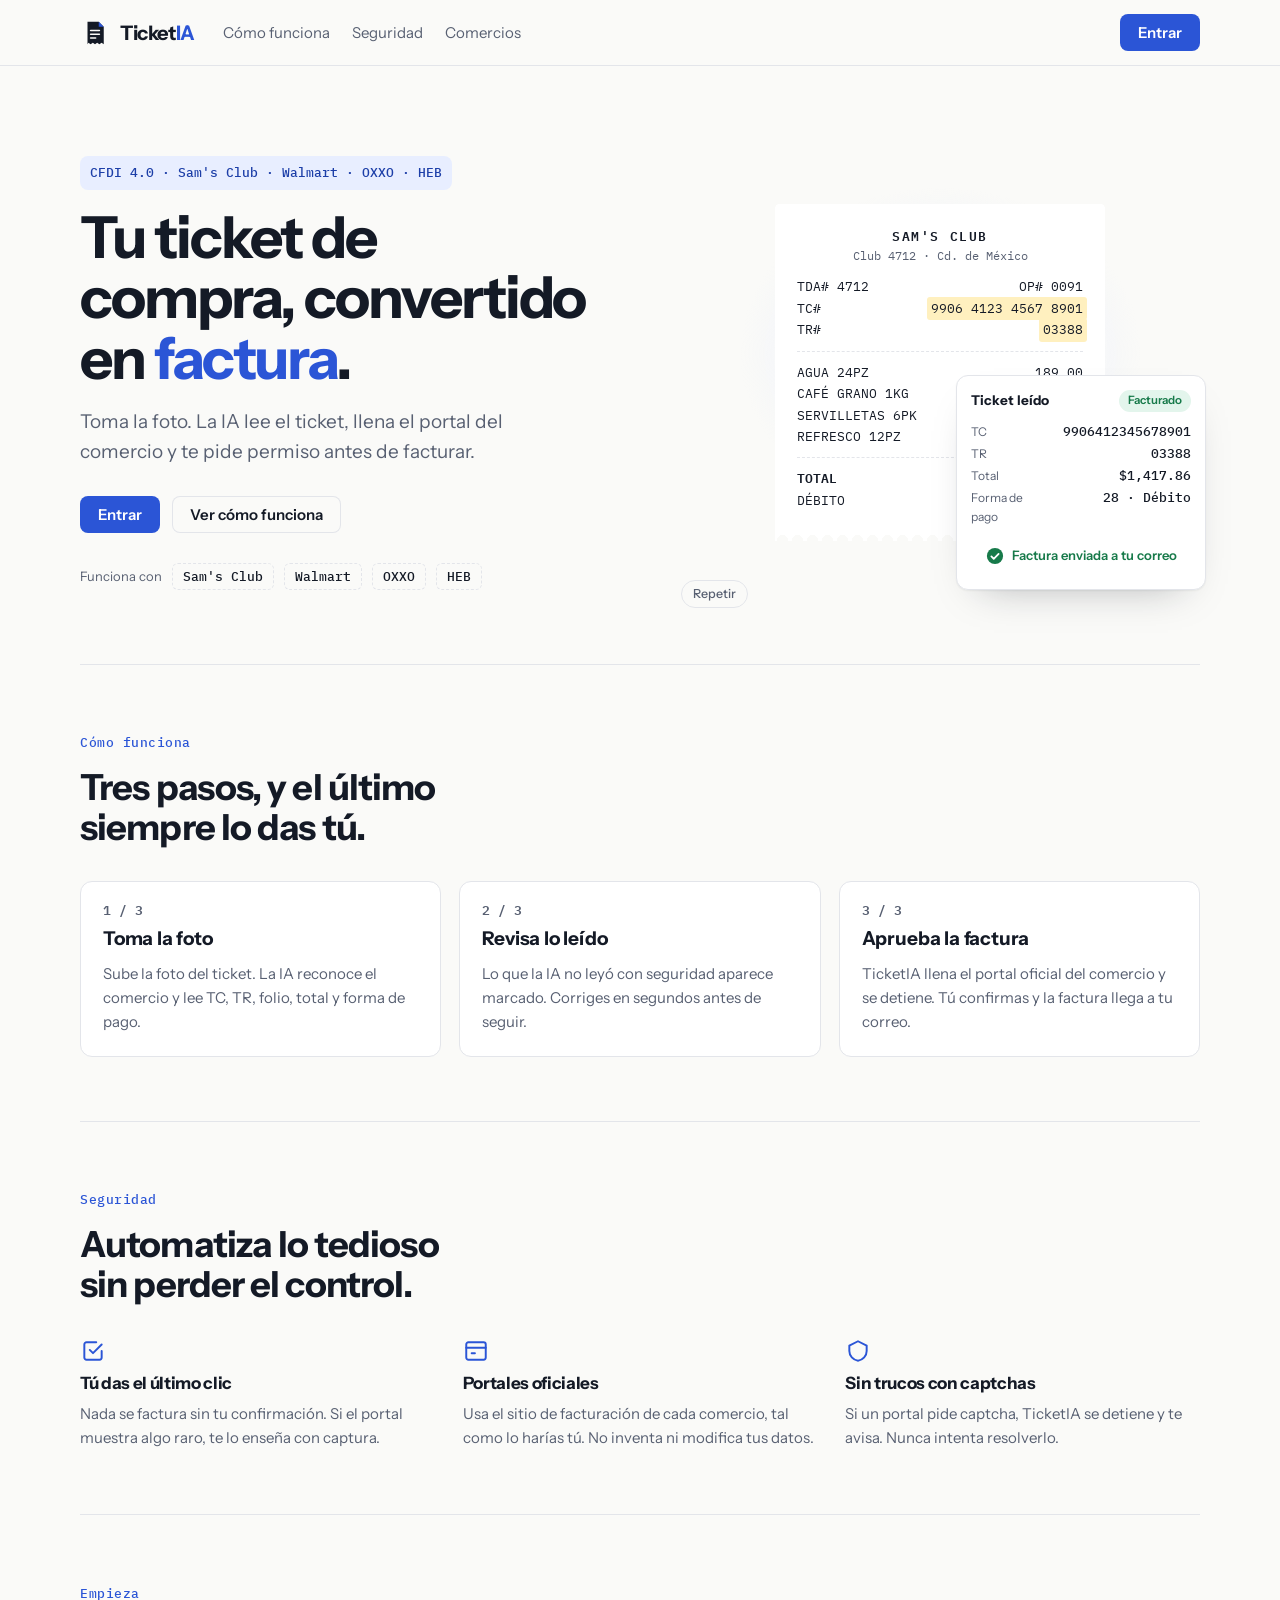
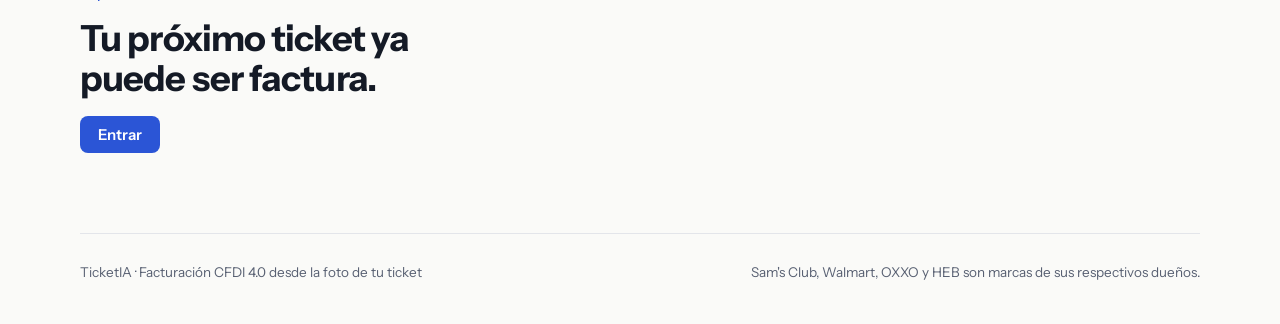
<file: app/static/index.html>
<!doctype html>
<html lang="es">
<head>
  <meta charset="utf-8">
  <meta name="viewport" content="width=device-width, initial-scale=1, viewport-fit=cover">
  <title>TicketIA · Tu ticket de compra, convertido en factura</title>
  <meta name="description" content="Toma la foto de tu ticket. La IA lo lee, llena el portal del comercio y te pide permiso antes de facturar. Sam's Club, Walmart, OXXO y HEB.">
  <link rel="icon" href="img/favicon.svg" type="image/svg+xml">
  <link rel="preload" href="fuentes/instrument-sans-latin-wght-normal.woff2" as="font" type="font/woff2" crossorigin>
  <link rel="stylesheet" href="css/tokens.css">
  <link rel="stylesheet" href="css/base.css">
  <link rel="stylesheet" href="css/componentes.css">
  <link rel="stylesheet" href="landing.css">
  <script src="landing.js"></script>
</head>
<body class="landing">
<header class="nav gutter">
  <div class="wrap">
    <a class="logo" href="#inicio" aria-label="TicketIA">
      <svg viewBox="0 0 48 48" aria-hidden="true">
        <path d="M12 6h18l8 8v28l-3.5-2.5L31 42l-3.5-2.5L24 42l-3.5-2.5L17 42l-3.5-2.5L12 42z" fill="var(--ink)"/>
        <path d="M30 6v8h8" fill="var(--accent)"/>
        <path d="M17 20h14M17 26h14M17 32h8" stroke="var(--bg)" stroke-width="2.6" stroke-linecap="round"/>
      </svg>
      <span>Ticket<span class="ia">IA</span></span>
    </a>
    <nav aria-label="Secciones"><a href="#como">Cómo funciona</a><a href="#confianza">Seguridad</a><a href="#comercios">Comercios</a></nav>
    <a class="btn" href="/app/#/login">Entrar</a>
  </div>
</header>

<main id="inicio">
  <section class="hero gutter">
    <div class="wrap">
      <div class="copy">
        <span class="kicker">CFDI 4.0 · Sam's Club · Walmart · OXXO · HEB</span>
        <h1>Tu ticket de compra, convertido en <em>factura</em>.</h1>
        <p class="lead">Toma la foto. La IA lee el ticket, llena el portal del comercio y te pide permiso antes de facturar.</p>
        <div class="cta"><a class="btn" href="/app/#/login">Entrar</a><a class="btn sec" href="#como">Ver cómo funciona</a></div>
        <div class="comercios" id="comercios"><span>Funciona con</span><span class="c">Sam's Club</span><span class="c">Walmart</span><span class="c">OXXO</span><span class="c">HEB</span></div>
      </div>

      <div class="demo" id="demo" aria-label="Ejemplo: un ticket se lee y se factura">
        <div class="halo"></div>
        <div class="rollo">
          <div class="recibo" id="recibo">
            <div class="tienda">SAM'S CLUB</div>
            <div class="sub">Club 4712 · Cd. de México</div>
            <div class="fila"><span>TDA# 4712</span><span>OP# 0091</span></div>
            <div class="fila"><span>TC#</span><span class="v dato">9906 4123 4567 8901</span></div>
            <div class="fila"><span>TR#</span><span class="v dato">03388</span></div>
            <hr>
            <div class="fila"><span>AGUA 24PZ</span><span class="v">189.00</span></div>
            <div class="fila"><span>CAFÉ GRANO 1KG</span><span class="v">412.50</span></div>
            <div class="fila"><span>SERVILLETAS 6PK</span><span class="v">96.00</span></div>
            <div class="fila"><span>REFRESCO 12PZ</span><span class="v">720.36</span></div>
            <hr>
            <div class="fila"><b>TOTAL</b><b class="v dato">$1,417.86</b></div>
            <div class="fila"><span>DÉBITO</span><span class="v dato">****2291</span></div>
            <div class="scan"></div>
          </div>
        </div>
        <div class="demo-tarjeta">
          <div class="t-head"><b>Ticket leído</b><span class="pills"><span class="pill espera">Revisa y aprueba</span><span class="pill ok">Facturado</span></span></div>
          <dl class="kv">
            <dt>TC</dt><dd>9906412345678901</dd>
            <dt>TR</dt><dd>03388</dd>
            <dt>Total</dt><dd>$1,417.86</dd>
            <dt>Forma de pago</dt><dd>28 · Débito</dd>
          </dl>
          <div class="final">
            <span class="btn t-btn" aria-hidden="true">Facturar</span>
            <div class="mini-estado">
              <svg viewBox="0 0 20 20" aria-hidden="true"><circle cx="10" cy="10" r="9" fill="currentColor"/><path d="M6 10.5l2.6 2.6L14 7.6" fill="none" stroke="var(--surface)" stroke-width="2" stroke-linecap="round" stroke-linejoin="round"/></svg>
              Factura enviada a tu correo
            </div>
          </div>
        </div>
        <button class="replay" type="button" id="replay">Repetir</button>
      </div>
    </div>
  </section>

  <section class="bloque gutter" id="como">
    <div class="wrap">
      <span class="eyebrow">Cómo funciona</span>
      <h2>Tres pasos, y el último siempre lo das tú.</h2>
      <div class="pasos">
        <article class="paso"><span class="n">1 / 3</span><h3>Toma la foto</h3><p>Sube la foto del ticket. La IA reconoce el comercio y lee TC, TR, folio, total y forma de pago.</p></article>
        <article class="paso"><span class="n">2 / 3</span><h3>Revisa lo leído</h3><p>Lo que la IA no leyó con seguridad aparece marcado. Corriges en segundos antes de seguir.</p></article>
        <article class="paso"><span class="n">3 / 3</span><h3>Aprueba la factura</h3><p>TicketIA llena el portal oficial del comercio y se detiene. Tú confirmas y la factura llega a tu correo.</p></article>
      </div>
    </div>
  </section>

  <section class="bloque gutter" id="confianza">
    <div class="wrap">
      <span class="eyebrow">Seguridad</span>
      <h2>Automatiza lo tedioso sin perder el control.</h2>
      <div class="confianza">
        <div class="conf">
          <svg viewBox="0 0 24 24" fill="none" stroke="currentColor" stroke-width="1.8" stroke-linecap="round" stroke-linejoin="round" aria-hidden="true"><path d="M9 11l3 3 8-8"/><path d="M20 12v6a2 2 0 01-2 2H6a2 2 0 01-2-2V6a2 2 0 012-2h9"/></svg>
          <h3>Tú das el último clic</h3><p>Nada se factura sin tu confirmación. Si el portal muestra algo raro, te lo enseña con captura.</p>
        </div>
        <div class="conf">
          <svg viewBox="0 0 24 24" fill="none" stroke="currentColor" stroke-width="1.8" stroke-linecap="round" stroke-linejoin="round" aria-hidden="true"><rect x="3" y="4" width="18" height="16" rx="2"/><path d="M3 9h18M8 14h3"/></svg>
          <h3>Portales oficiales</h3><p>Usa el sitio de facturación de cada comercio, tal como lo harías tú. No inventa ni modifica tus datos.</p>
        </div>
        <div class="conf">
          <svg viewBox="0 0 24 24" fill="none" stroke="currentColor" stroke-width="1.8" stroke-linecap="round" stroke-linejoin="round" aria-hidden="true"><path d="M12 3l8 4v5c0 4.5-3.4 8.4-8 9-4.6-.6-8-4.5-8-9V7z"/></svg>
          <h3>Sin trucos con captchas</h3><p>Si un portal pide captcha, TicketIA se detiene y te avisa. Nunca intenta resolverlo.</p>
        </div>
      </div>
    </div>
  </section>

  <section class="cierre gutter" id="entrar">
    <div class="wrap">
      <span class="eyebrow">Empieza</span>
      <h2>Tu próximo ticket ya puede ser factura.</h2>
      <a class="btn" href="/app/#/login">Entrar</a>
    </div>
  </section>
</main>

<footer class="gutter"><div class="wrap"><span>TicketIA · Facturación CFDI 4.0 desde la foto de tu ticket</span><span>Sam's Club, Walmart, OXXO y HEB son marcas de sus respectivos dueños.</span></div></footer>
</body>
</html>
</file>
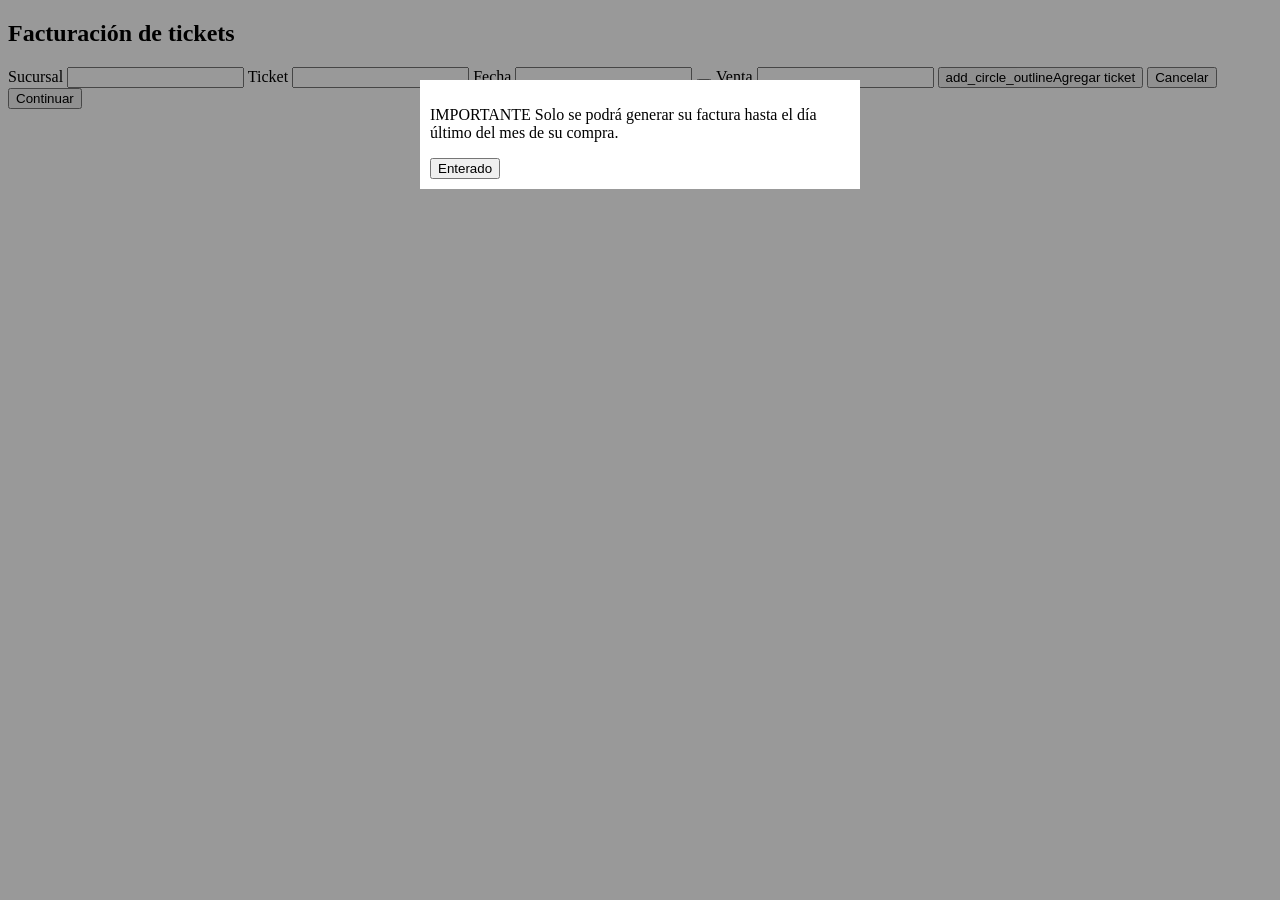
<file: tests/mock_portal/heb.html>
<!doctype html>
<html lang="es">
<head><meta charset="utf-8"><title>Portal simulado HEB</title>
<style>
  .dlg { position: fixed; inset: 0; background: rgba(0,0,0,.4); z-index: 1000; }
  .dlg > div { background: #fff; margin: 80px auto; width: 420px; padding: 10px; }
  .mat-calendar-body-disabled { opacity: .4; }
  .cal { border: 1px solid #999; width: 280px; }
  .opciones { border: 1px solid #999; width: 280px; }
</style>
</head>
<body>
<!-- Imita el portal real de HEB (Angular Material, 3 pasos, rutas /cli/...). Solo para pruebas.
     Reglas del simulador:
       - Un aviso "IMPORTANTE" con botón "Enterado" tapa la página al cargar.
       - Sucursal: autocompletar (mat-option) que busca por código o nombre; "(2950) HEB MTY CHIPINQUE".
       - Fecha: input de SOLO LECTURA; el calendario abre con el botón "Open calendar" y se navega
         con ".mat-calendar-previous-button". No permite días futuros.
       - Ticket que empieza con 000 -> "Continuar" se queda en el paso 1 con un mensaje de error.
       - "Generar factura" está SIEMPRE habilitado (como el portal real), aun con campos vacíos.
       - Con datos válidos pasa al paso 3 (invoice-confirm) con folio JA1933771. -->
<div id="paso1">
  <h2>Facturación de tickets</h2>
  <mat-form-field><label for="mat-input-0">Sucursal</label>
    <input id="mat-input-0" type="text" autocomplete="off"></mat-form-field>
  <mat-form-field><label for="mat-input-1">Ticket</label>
    <input id="mat-input-1" type="number"></mat-form-field>
  <mat-form-field><label for="mat-input-2">Fecha</label>
    <input id="mat-input-2" type="text" readonly>
    <button type="button" aria-label="Open calendar" id="abrirCal"></button></mat-form-field>
  <div id="cal" class="cal" hidden>
    <button type="button" class="mat-calendar-period-button" id="periodo"></button>
    <button type="button" class="mat-calendar-previous-button" aria-label="Previous month">&lt;</button>
    <div id="dias"></div>
  </div>
  <mat-form-field><label for="mat-input-3">Venta</label>
    <input id="mat-input-3" type="number"></mat-form-field>
  <button type="button" id="agregar"><span>add_circle_outline</span>Agregar ticket</button>
  <div id="lista" role="table" hidden><div role="row"><span role="columnheader">Sucursal</span><span role="columnheader">No. ticket</span><span role="columnheader">Fecha ticket</span><span role="columnheader">Venta</span></div>
    <div class="filas"></div></div>
  <button type="button" id="cancelar1">Cancelar</button>
  <button type="button" id="continuar">Continuar</button>
  <div id="mensajes"></div>
</div>

<div id="paso2" hidden>
  <h2>Datos fiscales</h2>
  <mat-form-field><label for="mat-input-6">RFC</label><input id="mat-input-6" type="text"></mat-form-field>
  <mat-form-field><label for="mat-input-7">Nombre \ Razón social</label><input id="mat-input-7" type="text"></mat-form-field>
  <mat-form-field><label for="mat-input-8">Código Postal <small>0 / 5</small></label><input id="mat-input-8" type="text" maxlength="5"></mat-form-field>
  <mat-form-field><label for="mat-input-4">Régimen fiscal</label><input id="mat-input-4" type="text" autocomplete="off"></mat-form-field>
  <mat-form-field><label for="mat-input-9">Correo electrónico</label><input id="mat-input-9" type="email"></mat-form-field>
  <mat-form-field><label for="mat-input-5">USO DE CFDI</label><input id="mat-input-5" type="text" autocomplete="off"></mat-form-field>
  <button type="button" id="regresar">Regresar</button>
  <button type="button" id="generar">Generar factura</button>
</div>

<div id="paso3" hidden>
  <h2>Resultado de facturas</h2>
  <h1>¡Tu factura ha sido generada&nbsp;correctamente!</h1>
  <table><thead><tr><th></th><th>Serie-Folio</th><th>Tienda</th><th>Ticket(s)</th><th>Estado</th><th>Mensaje</th></tr></thead>
    <tbody><tr><td>✓</td><td id="r-folio">JA1933771</td><td id="r-tienda"></td><td id="r-ticket"></td>
      <td>VIGENTE</td><td></td></tr></tbody></table>
  <p>Se te ha enviado al correo indicado <b id="r-correo"></b></p>
  <button type="button">Descargar</button><button type="button">Enviar</button>
</div>

<script>
const $ = id => document.getElementById(id);
window.__facturado = 0;
const SUCURSALES = ["(2950) HEB MTY CHIPINQUE", "(2951) HEB MTY LAS FUENTES"];
const REGIMENES = ["601 - General de Ley Personas Morales", "626 - Régimen Simplificado de Confianza"];
const USOS = ["G03 - Gastos en general.", "G01 - Adquisición de mercancías.", "I02 - Mobiliario y equipo de oficina por inversiones.", "S01 - Sin efectos fiscales."];
const MESES = ["enero","febrero","marzo","abril","mayo","junio","julio","agosto","septiembre","octubre","noviembre","diciembre"];
const hoy = new Date();
let vista = new Date(hoy.getFullYear(), hoy.getMonth(), 1);
let lista = [];

function ruta(p) { history.pushState({}, "", "/heb/cli/" + p); }

function dialogo(texto, boton) {
  const d = document.createElement("div");
  d.className = "dlg"; d.setAttribute("role", "dialog");
  d.innerHTML = `<div><p>${texto}</p></div>`;
  const b = document.createElement("button");
  b.type = "button"; b.textContent = boton; b.onclick = () => d.remove();
  d.firstChild.appendChild(b);
  document.body.appendChild(d);
}

setTimeout(() => dialogo("IMPORTANTE Solo se podrá generar su factura hasta el día último del mes de su compra.", "Enterado"), 300);

// Autocompletar genérico: filtra al escribir y pinta <mat-option>.
function autocompletar(input, fuente, alElegir) {
  const caja = document.createElement("div");
  caja.className = "opciones"; caja.hidden = true;
  input.parentElement.after(caja);
  const pintar = () => {
    const q = input.value.toLowerCase();
    caja.innerHTML = "";
    fuente.filter(t => t.toLowerCase().includes(q)).forEach(t => {
      const o = document.createElement("mat-option");
      o.style.display = "block"; o.textContent = t;
      o.onclick = () => { input.value = t; caja.hidden = true; if (alElegir) alElegir(t); };
      caja.appendChild(o);
    });
    caja.hidden = !caja.children.length;
  };
  input.addEventListener("focus", pintar);
  input.addEventListener("click", pintar);
  input.addEventListener("input", pintar);
}
autocompletar($("mat-input-0"), SUCURSALES);
autocompletar($("mat-input-4"), REGIMENES);
autocompletar($("mat-input-5"), USOS);

function pintarCal() {
  $("periodo").textContent = MESES[vista.getMonth()].slice(0, 3).toUpperCase() + " " + vista.getFullYear() + " ";
  const total = new Date(vista.getFullYear(), vista.getMonth() + 1, 0).getDate();
  $("dias").innerHTML = "";
  for (let d = 1; d <= total; d++) {
    const f = new Date(vista.getFullYear(), vista.getMonth(), d);
    const c = document.createElement("div");
    c.className = "mat-calendar-body-cell" + (f > hoy ? " mat-calendar-body-disabled" : "");
    c.setAttribute("aria-label", `${d} de ${MESES[vista.getMonth()]} de ${vista.getFullYear()}`);
    c.textContent = d; c.style.display = "inline-block"; c.style.width = "36px";
    c.onclick = () => {
      if (f > hoy) return;
      $("mat-input-2").value = `${d}/${vista.getMonth() + 1}/${vista.getFullYear()}`;
      $("mat-input-2").dataset.iso = `${vista.getFullYear()}-${String(vista.getMonth() + 1).padStart(2, "0")}-${String(d).padStart(2, "0")}`;
      $("cal").hidden = true;
    };
    $("dias").appendChild(c);
  }
}
$("abrirCal").onclick = () => { vista = new Date(hoy.getFullYear(), hoy.getMonth(), 1); pintarCal(); $("cal").hidden = false; };
document.querySelector(".mat-calendar-previous-button").onclick = () => {
  vista = new Date(vista.getFullYear(), vista.getMonth() - 1, 1); pintarCal();
};

function error(texto) {
  const e = document.createElement("simple-snack-bar");
  e.textContent = texto; $("mensajes").appendChild(e);
}

$("agregar").onclick = () => {
  const s = $("mat-input-0").value, t = $("mat-input-1").value, f = $("mat-input-2").dataset.iso, v = $("mat-input-3").value;
  if (!SUCURSALES.includes(s) || !t || !f || !v) { error("Captura sucursal, ticket, fecha y venta"); return; }
  lista = [{ s, t, f, v }];
  $("lista").hidden = false;
  $("lista").querySelector(".filas").innerHTML =
    `<div role="row"><span role="cell">${s}</span><span role="cell"> ${Number(t)} </span><span role="cell">${f}</span><span role="cell">$ ${Number(v).toFixed(2)}</span></div>`;
};

$("continuar").onclick = () => {
  if (!lista.length) { error("Agrega al menos un ticket"); return; }
  if (lista[0].t.startsWith("000")) { error("Ticket no encontrado"); return; }
  $("paso1").hidden = true; $("paso2").hidden = false; ruta("customer-tax-data");
};

$("regresar").onclick = () => { $("paso2").hidden = true; $("paso1").hidden = false; ruta("invoice-create"); };

$("generar").onclick = () => setTimeout(() => {
  window.__facturado += 1;
  $("r-tienda").textContent = lista[0].s; $("r-ticket").textContent = lista[0].t;
  $("r-correo").textContent = $("mat-input-9").value.toUpperCase();
  $("paso2").hidden = true; $("paso3").hidden = false; ruta("invoice-confirm");
}, 300);
</script>
</body>
</html>
</file>
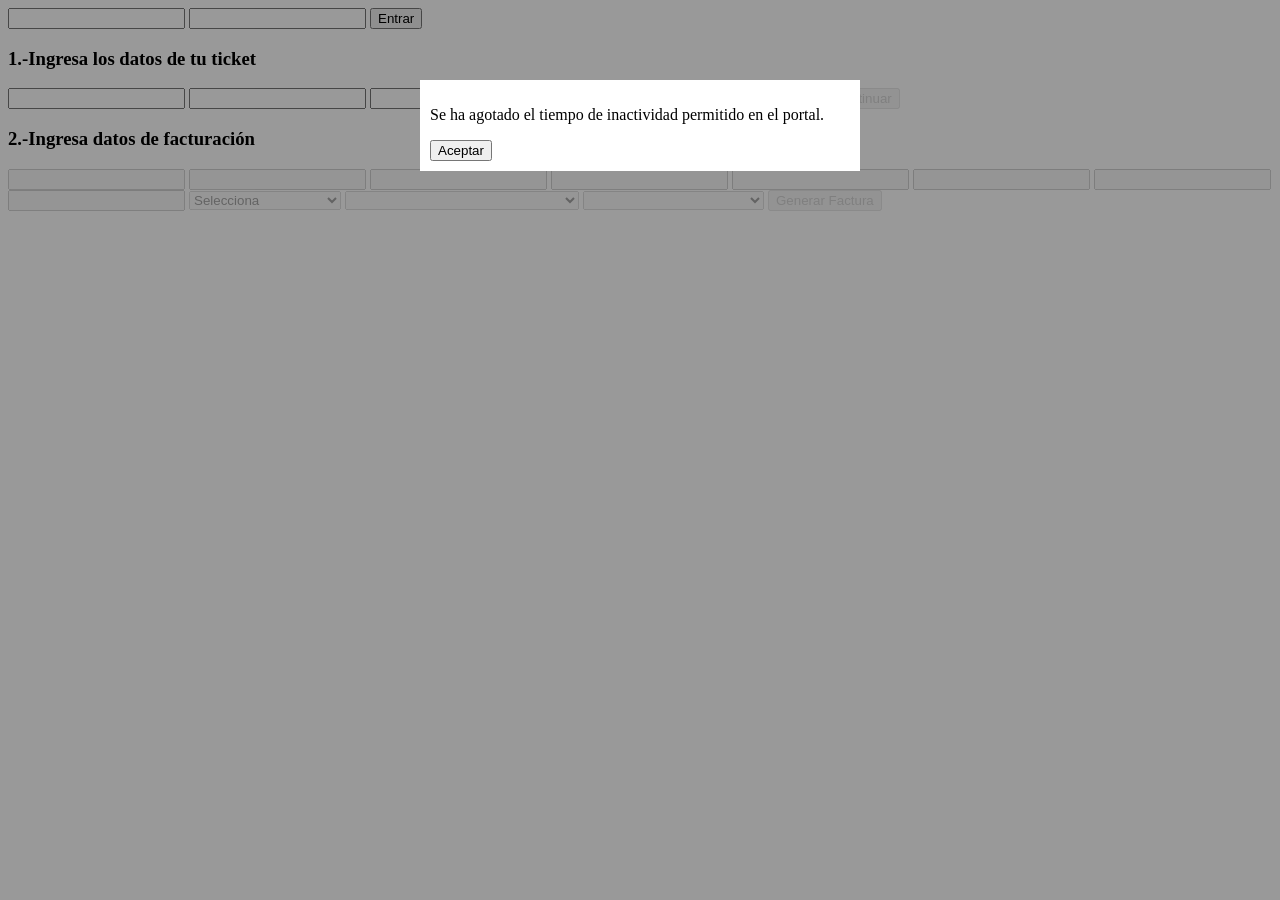
<file: tests/mock_portal/oxxo.html>
<!doctype html>
<html lang="es">
<head><meta charset="utf-8"><title>Portal simulado OXXO</title>
<style>
  .ui-state-disabled { opacity: .5; }
  .dlg { position: fixed; inset: 0; background: rgba(0,0,0,.4); z-index: 1000; }
  .dlg > div { background: #fff; margin: 80px auto; width: 420px; padding: 10px; }
</style>
</head>
<body>
<!-- Imita los ids/comportamiento del portal real de OXXO (PrimeFaces, una sola página).
     Solo para pruebas. Reglas del simulador:
       - usuario "club@example.com" / contraseña "secreto" inicia sesión.
       - folio que empieza con 000 -> "Ticket no encontrado"; con 999 -> "facturado en tienda".
       - Con sesión, "Continuar" GENERA la factura directo (como pasó en el portal real).
       - Sin sesión, "Continuar" habilita la sección 2 y "Generar Factura" -> "Verifica tus datos". -->
<form id="form" onsubmit="return false">
  <div id="login">
    <input id="form:usuario" name="form:usuario" type="text">
    <input id="form:pass" name="form:pass" type="password">
    <button id="form:j_idt55" type="button">Entrar</button>
  </div>
  <div id="bienvenida"></div>

  <h3>1.-Ingresa los datos de tu ticket</h3>
  <input id="form:fecha_input" name="form:fecha_input" type="text" readonly>
  <input id="form:folio" name="form:folio" type="text" maxlength="9">
  <input id="form:venta" name="form:venta" type="text" maxlength="12">
  <input id="form:total" name="form:total" type="text" maxlength="9">
  <a id="form:validarTicket" href="#">Validar Ticket</a>
  <button id="form:continuar" type="button" class="ui-state-disabled" disabled>Continuar</button>

  <h3>2.-Ingresa datos de facturación</h3>
  <div id="rfcsZona"></div>
  <input id="form:rfc" type="text" disabled>
  <input id="form:razon" type="text" disabled>
  <input id="form:calle" type="text" disabled>
  <input id="form:ext" type="text" disabled>
  <input id="form:int" type="text" disabled>
  <input id="form:colonia" type="text" disabled>
  <input id="form:dele" type="text" disabled>
  <input id="form:codigo" type="text" disabled>
  <select id="form:estado_input" disabled><option value="">Selecciona</option>
    <option value="9">CIUDAD DE MEXICO</option><option value="19">NUEVO LEON</option></select>
  <select id="form:selectOneMenuRegFis_input" disabled><option value=""></option>
    <option value="601">General de Ley Personas Morales</option>
    <option value="626">Régimen Simplificado de Confianza</option></select>
  <select id="form:selectOneMenuCFDI_input" disabled><option value=""></option>
    <option value="G01">Adquisición de mercancias</option>
    <option value="G03">Gastos en general</option>
    <option value="S01">Sin efectos fiscales</option></select>
  <button id="form:generarFactura" type="button" class="ui-state-disabled" disabled>Generar Factura</button>
  <div id="resultado"></div>
</form>

<script>
const $ = id => document.getElementById(id);
const estado = { sesion: false };
window.__facturado = 0;

function dialogo(texto, botones) {
  const d = document.createElement("div");
  d.className = "dlg ui-dialog"; d.setAttribute("role", "dialog");
  d.innerHTML = `<div><p>${texto}</p></div>`;
  for (const [etiqueta, accion] of botones) {
    const b = document.createElement("button");
    b.type = "button"; b.textContent = etiqueta;
    b.onclick = () => { d.remove(); if (accion) accion(); };
    d.firstChild.appendChild(b);
  }
  document.body.appendChild(d);
  return d;
}

function habilitar(id, si) {
  const e = $(id); e.disabled = !si; e.classList.toggle("ui-state-disabled", !si);
}

function habilitarSeccion2() {
  ["form:rfc", "form:razon", "form:calle", "form:ext", "form:int", "form:colonia", "form:dele",
   "form:codigo", "form:estado_input", "form:selectOneMenuRegFis_input",
   "form:selectOneMenuCFDI_input"].forEach(id => habilitar(id, true));
}

function generar() {
  window.__facturado += 1;
  $("resultado").textContent = "Factura generada folio OX-123";
  ["form:folio", "form:venta", "form:total", "form:rfc", "form:razon"].forEach(id => habilitar(id, false));
  habilitar("form:continuar", false); habilitar("form:generarFactura", false);
  dialogo("Se enviará la factura a la cuenta de correo ingresada en un tiempo máximo de 4 horas.",
          [["OK", null]]);
}

// Aviso de inactividad que tapa la página un momento después de cargar.
setTimeout(() => dialogo("Se ha agotado el tiempo de inactividad permitido en el portal.",
                         [["Aceptar", null]]), 600);

$("form:j_idt55").onclick = () => setTimeout(() => {
  if ($("form:usuario").value === "club@example.com" && $("form:pass").value === "secreto") {
    estado.sesion = true;
    $("login").remove();
    $("bienvenida").textContent = "Nale... Tu listado";
    $("rfcsZona").innerHTML = `<select id="form:rfcs_input"><option value="">Selecciona tu RFC</option>
      <option value="CPA010101AB1">NALE</option></select>`;
    $("form:rfcs_input").onchange = (e) => {
      if (!e.target.value) return;
      // El perfil guardado llena los datos fiscales.
      habilitarSeccion2();
      $("form:rfc").value = "CPA010101AB1"; $("form:razon").value = "CLUB DE PADEL DE PRUEBA";
      $("form:codigo").value = "01000"; $("form:estado_input").value = "9";
      $("form:selectOneMenuRegFis_input").value = "601";
    };
  } else {
    const g = document.createElement("div");
    g.className = "ui-growl-message"; g.textContent = "Usuario o contraseña incorrectos";
    document.body.appendChild(g);
  }
}, 300);

$("form:validarTicket").onclick = (ev) => {
  ev.preventDefault();
  setTimeout(() => {
    const folio = $("form:folio").value;
    if (!/^\d{2}\/\d{2}\/\d{4}$/.test($("form:fecha_input").value)) {
      const g = document.createElement("div");
      g.className = "ui-growl-message"; g.textContent = "Fecha de venta requerida";
      document.body.appendChild(g); return;
    }
    if (folio.startsWith("000")) { dialogo("Ticket no encontrado", [["Si", null], ["No", null]]); return; }
    if (folio.startsWith("999")) {
      dialogo("Estimado usuario su Ticket fue facturado en tienda. ¿Desea descargar el XML?",
              [["Aceptar", () => { window.__salioACfdinova = 1; }], ["Cancelar", null]]);
      return;
    }
    habilitar("form:continuar", true);
  }, 400);
};

$("form:continuar").onclick = () => setTimeout(() => {
  if (estado.sesion) { generar(); return; }       // con sesión: factura directo
  habilitarSeccion2();
  habilitar("form:generarFactura", true);
}, 400);

$("form:generarFactura").onclick = () => setTimeout(() => {
  dialogo(`Vista Previa Verifica tus datos. RFC ${$("form:rfc").value}`,
          [["Si", generar], ["No", null]]);
}, 300);
</script>
</body>
</html>
</file>
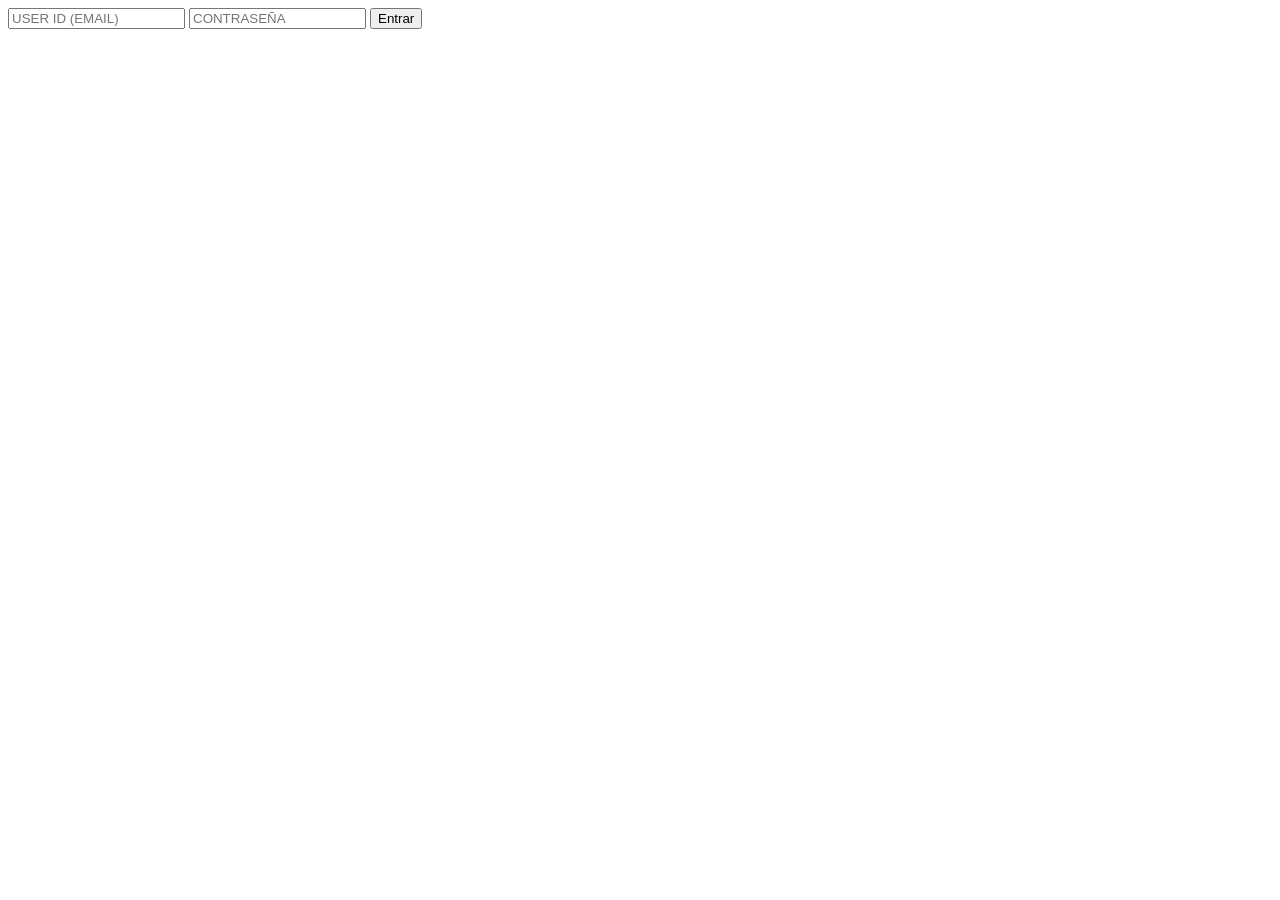
<file: tests/mock_portal/petro7.html>
<!doctype html>
<html lang="es">
<head><meta charset="utf-8"><title>Portal simulado de Petro Seven</title></head>
<body>
<!-- Simula los atributos (ng-model / ng-click / ids) y avisos (window.alert) del portal real
     de Petro Seven para las pruebas. No es una copia del portal ni usa AngularJS.
     Variantes por query string: ?bloqueo=1 (página del detector de bots), ?rfc=XXX (RFC de la cuenta). -->
<div id="app"></div>
<script>
const q = new URLSearchParams(location.search);
const app = document.getElementById("app");
const USUARIO = "club@example.com", PASSWORD = "secreto";
window.__facturado = 0;

if (q.get("bloqueo")) {
  app.innerHTML = `<h1>We apologize for the inconvenience...</h1>
    <p>...but your activity and behavior on this site made us think that you are a bot.</p>
    <p>ANOMALY DETECTED</p><p>Please solve this CAPTCHA to request unblock to the website</p>`;
} else {
  app.innerHTML = `
    <div id="banner">
      <input id="rfc" name="email" ng-model="email" type="text" placeholder="USER ID (EMAIL)">
      <input id="password" name="password" ng-model="password" type="password" placeholder="CONTRASEÑA">
      <input type="button" ng-click="bannerCtrl.loginUser()" value="Entrar">
    </div>
    <div id="menu" hidden><a href="#" id="menu_facturar">Facturar</a></div>
    <div id="facturar" hidden>
      <input name="noEstacion" ng-model="selectedEmployee.noEstacion" type="text">
      <input name="noTicket" ng-model="selectedEmployee.noTicket" type="text">
      <input name="wid" ng-model="selectedEmployee.wid" type="text">
      <md-datepicker name="fechaTicket" ng-model="selectedEmployee.fechaTicket"><input class="md-datepicker-input"></md-datepicker>
      <input type="button" ng-click="addRow()" value="Agregar Ticket">
      <table><tbody id="tickets"></tbody></table>
      <input id="rfcCliente" ng-model="rfcCliente" type="text">
      <input id="razon" ng-model="razon" type="text">
      <select id="regimenFiscalReceptor"><option>601 - General de Ley Personas Morales</option></select>
      <span id="pago"></span>
      <select id="usoCfdi"><option value="">--Seleccione--</option>
        <option>G01 - Adquisición de mercancías</option><option>G03 - Gastos en general</option></select>
      <input id="cp" ng-model="cp" type="text" value="01000">
      <input id="emailInput" ng-model="emailInput" type="text" value="facturas@example.com">
      <input type="button" ng-click="facturacionCtrl.facturarTicket(facturacionForm.$valid)" value="Facturar">
    </div>
    <div id="resultado" hidden><p>Su factura ha sido generada y enviada a su correo electrónico.</p></div>`;

  const $ = (s) => document.querySelector(s);
  $("[ng-click='bannerCtrl.loginUser()']").onclick = () => {
    setTimeout(() => {
      if ($("#rfc").value !== USUARIO || $("#password").value !== PASSWORD) {
        alert("El usuario o la contraseña son incorrectos.");
        return;
      }
      $("#banner").hidden = true;
      $("#menu").hidden = false;
    }, 300);
  };
  $("#menu_facturar").onclick = (e) => {
    e.preventDefault();
    $("#facturar").hidden = false;
    $("#rfcCliente").value = q.get("rfc") || "CPA010101AB1";
    $("#razon").value = "CLUB DE PADEL DE PRUEBA";
  };
  $("[ng-click='addRow()']").onclick = () => {
    const folio = $("[name=noTicket]").value;
    const fecha = $("md-datepicker input").value;
    if (!$("[name=noEstacion]").value) return alert("Debe ingresar el número de Estación.");
    if (!$("[name=wid]").value) return alert("Debe ingresar el WEB ID.");
    if (!fecha) return alert("Debe ingresar la Fecha de Ticket.");
    setTimeout(() => {
      if (folio.startsWith("000")) return alert("El ticket ya se encuentra facturado.");
      const tr = document.createElement("tr");
      tr.textContent = `${$("[name=noEstacion]").value} ${folio} ${$("[name=wid]").value} ${fecha}`;
      $("#tickets").appendChild(tr);
      // Como el portal real: en tickets chicos (p. ej. efectivo) no se elige forma de pago.
      $("#pago").innerHTML = folio.startsWith("55")
        ? '<input id="formaPagoAux" type="text" value="Efectivo" readonly>'
        : '<select id="formaPago"><option value="">--Seleccione--</option><option>Tarjeta de crédito</option><option>Tarjeta de débito</option></select>';
      $("[name=noEstacion]").value = $("[name=noTicket]").value = $("[name=wid]").value = "";
    }, 300);
  };
  $("[ng-click^='facturacionCtrl.facturarTicket']").onclick = () => {
    if (!$("#usoCfdi").value) return alert("Debe seleccionar el uso del CFDI");
    if ($("#formaPago") && !$("#formaPago").value) return alert("Debe seleccionar una forma de pago");
    window.__facturado += 1;
    $("#facturar").hidden = true;
    $("#resultado").hidden = false;
  };
}
</script>
</body>
</html>
</file>
<file: app/static/css/tokens.css>
/* TicketIA: tokens del sistema de diseño (colores, tipografía, forma y movimiento).
   Todo color de la app y la landing sale de aquí; el tema oscuro solo redefine tokens. */

@font-face {
  font-family: "Instrument Sans";
  font-style: normal;
  font-display: swap;
  font-weight: 400 700;
  src: url("../fuentes/instrument-sans-latin-ext-wght-normal.woff2") format("woff2-variations");
  unicode-range: U+0100-02AF, U+0304, U+0308, U+0329, U+1E00-1E9F, U+1EF2-1EFF, U+2020, U+20A0-20AB, U+20AD-20C0, U+2113, U+2C60-2C7F, U+A720-A7FF;
}
@font-face {
  font-family: "Instrument Sans";
  font-style: normal;
  font-display: swap;
  font-weight: 400 700;
  src: url("../fuentes/instrument-sans-latin-wght-normal.woff2") format("woff2-variations");
  unicode-range: U+0000-00FF, U+0131, U+0152-0153, U+02BB-02BC, U+02C6, U+02DA, U+02DC, U+0304, U+0308, U+0329, U+2000-206F, U+2074, U+20AC, U+2122, U+2191, U+2193, U+2212, U+2215, U+FEFF, U+FFFD;
}
@font-face { font-family: "IBM Plex Mono"; font-style: normal; font-display: swap; font-weight: 400;
  src: url("../fuentes/ibm-plex-mono-latin-ext-400-normal.woff2") format("woff2");
  unicode-range: U+0100-02AF, U+0304, U+0308, U+0329, U+1E00-1E9F, U+1EF2-1EFF, U+2020, U+20A0-20AB, U+20AD-20C0, U+2113, U+2C60-2C7F, U+A720-A7FF; }
@font-face { font-family: "IBM Plex Mono"; font-style: normal; font-display: swap; font-weight: 400;
  src: url("../fuentes/ibm-plex-mono-latin-400-normal.woff2") format("woff2");
  unicode-range: U+0000-00FF, U+0131, U+0152-0153, U+02BB-02BC, U+02C6, U+02DA, U+02DC, U+0304, U+0308, U+0329, U+2000-206F, U+2074, U+20AC, U+2122, U+2191, U+2193, U+2212, U+2215, U+FEFF, U+FFFD; }
@font-face { font-family: "IBM Plex Mono"; font-style: normal; font-display: swap; font-weight: 500;
  src: url("../fuentes/ibm-plex-mono-latin-ext-500-normal.woff2") format("woff2");
  unicode-range: U+0100-02AF, U+0304, U+0308, U+0329, U+1E00-1E9F, U+1EF2-1EFF, U+2020, U+20A0-20AB, U+20AD-20C0, U+2113, U+2C60-2C7F, U+A720-A7FF; }
@font-face { font-family: "IBM Plex Mono"; font-style: normal; font-display: swap; font-weight: 500;
  src: url("../fuentes/ibm-plex-mono-latin-500-normal.woff2") format("woff2");
  unicode-range: U+0000-00FF, U+0131, U+0152-0153, U+02BB-02BC, U+02C6, U+02DA, U+02DC, U+0304, U+0308, U+0329, U+2000-206F, U+2074, U+20AC, U+2122, U+2191, U+2193, U+2212, U+2215, U+FEFF, U+FFFD; }
@font-face { font-family: "IBM Plex Mono"; font-style: normal; font-display: swap; font-weight: 600;
  src: url("../fuentes/ibm-plex-mono-latin-ext-600-normal.woff2") format("woff2");
  unicode-range: U+0100-02AF, U+0304, U+0308, U+0329, U+1E00-1E9F, U+1EF2-1EFF, U+2020, U+20A0-20AB, U+20AD-20C0, U+2113, U+2C60-2C7F, U+A720-A7FF; }
@font-face { font-family: "IBM Plex Mono"; font-style: normal; font-display: swap; font-weight: 600;
  src: url("../fuentes/ibm-plex-mono-latin-600-normal.woff2") format("woff2");
  unicode-range: U+0000-00FF, U+0131, U+0152-0153, U+02BB-02BC, U+02C6, U+02DA, U+02DC, U+0304, U+0308, U+0329, U+2000-206F, U+2074, U+20AC, U+2122, U+2191, U+2193, U+2212, U+2215, U+FEFF, U+FFFD; }

:root {
  --bg: #f6f6f3;
  --surface: #ffffff;
  --raised: #fbfbfa;
  --ink: #141a26;
  --soft: #586072;
  --faint: #6b7280;
  --line: #e3e5ea;
  --line-campo: #858c9b;   /* borde de campos: 3:1 sobre la superficie (WCAG 1.4.11) */
  --accent: #2b55d6;
  --accent-ink: #ffffff;
  --accent-soft: #e8eeff;
  --accent-soft-ink: #1d3fa8;
  --mark: #fff0bf;
  --mark-line: #e6c75a;
  --ok: #177a4a;
  --ok-soft: #e3f5ec;
  --danger: #b8392a;
  --danger-soft: #fdecea;
  --scrim: rgba(13, 17, 24, 0.42);
  --shadow-1: 0 1px 2px rgba(20, 26, 38, 0.06);
  --shadow-2: 0 1px 2px rgba(20, 26, 38, 0.06), 0 18px 40px -24px rgba(20, 26, 38, 0.35);

  --f-sans: "Instrument Sans", system-ui, -apple-system, "Segoe UI", sans-serif;
  --f-mono: "IBM Plex Mono", ui-monospace, "SFMono-Regular", Menlo, monospace;

  --r-sm: 6px;
  --r-md: 8px;
  --r-lg: 12px;
  --r-xl: 16px;

  --ease-out: cubic-bezier(0.23, 1, 0.32, 1);
  --ease-in-out: cubic-bezier(0.77, 0, 0.175, 1);
  --dur-press: 160ms;
  --dur-vista: 150ms;
  color-scheme: light;
}

@media (prefers-color-scheme: dark) {
  :root {
    --bg: #0d1118;
    --surface: #151a24;
    --raised: #19202c;
    --ink: #e8ebf2;
    --soft: #98a1b3;
    --faint: #8a93a5;
    --line: #252c3a;
    --line-campo: #737b8d;
    --accent: #6f8fff;
    --accent-ink: #0d1118;
    --accent-soft: #1b2440;
    --accent-soft-ink: #b9c8ff;
    --mark: #4a3d10;
    --mark-line: #8a6f1d;
    --ok: #4cc28a;
    --ok-soft: #12301f;
    --danger: #ff7a66;
    --danger-soft: #3a1914;
    --scrim: rgba(0, 0, 0, 0.55);
    --shadow-1: 0 1px 2px rgba(0, 0, 0, 0.4);
    --shadow-2: 0 1px 2px rgba(0, 0, 0, 0.4), 0 18px 40px -24px rgba(0, 0, 0, 0.8);
    color-scheme: dark;
  }
}
</file>
<file: app/static/css/base.css>
/* Reset y reglas base compartidas por la landing y la app. */
*, *::before, *::after { box-sizing: border-box; }

/* Sin esto, una clase con display (p. ej. .barra) le gana al atributo hidden. */
[hidden] { display: none !important; }

html { -webkit-text-size-adjust: 100%; }

body {
  margin: 0;
  background: var(--bg);
  color: var(--ink);
  font: 15px/1.55 var(--f-sans);
  -webkit-font-smoothing: antialiased;
}

h1, h2, h3 { margin: 0; text-wrap: balance; letter-spacing: -0.02em; }
h1 { font-size: 26px; line-height: 1.15; letter-spacing: -0.025em; }
h2 { font-size: 19px; line-height: 1.25; }
h3 { font-size: 15px; line-height: 1.3; }
p { margin: 0; }
a { color: var(--accent); }
img, svg { max-width: 100%; }
code, kbd { font-family: var(--f-mono); }

:focus-visible { outline: 3px solid var(--accent); outline-offset: 2px; border-radius: 4px; }
[tabindex="-1"]:focus { outline: none; }

.solo-lector {
  position: absolute; width: 1px; height: 1px; padding: 0; margin: -1px;
  overflow: hidden; clip: rect(0 0 0 0); white-space: nowrap; border: 0;
}
</file>
<file: app/static/css/componentes.css>
/* Componentes de TicketIA. Solo se animan transform y opacity; con movimiento reducido no hay desplazamientos. */

/* ---------- botones ---------- */
.btn, button.btn {
  display: inline-flex; align-items: center; justify-content: center; gap: 8px;
  font: 600 15px/1 var(--f-sans); padding: 11px 18px; border-radius: var(--r-md); border: 0; cursor: pointer;
  background: var(--accent); color: var(--accent-ink); text-decoration: none;
  transition: transform var(--dur-press) var(--ease-out), background-color 150ms ease, opacity 150ms ease;
}
.btn:active { transform: scale(0.97); }
.btn:disabled { opacity: 0.45; cursor: default; transform: none; }
.btn.sec, .btn.secundario { background: transparent; color: var(--ink); box-shadow: inset 0 0 0 1px var(--line); }
.btn.peligro { background: transparent; color: var(--danger); box-shadow: inset 0 0 0 1px var(--line); }
.btn.chico { padding: 7px 11px; font-size: 13px; }
@media (hover: hover) and (pointer: fine) {
  .btn.sec:hover, .btn.secundario:hover, .btn.peligro:hover { background: var(--raised); }
}

/* ---------- campos ---------- */
.label, label { display: block; font-size: 13px; font-weight: 600; margin: 0 0 6px; color: var(--ink); }
.input, input:not([type="checkbox"]):not([type="radio"]):not([type="file"]), select {
  width: 100%; height: 42px; font: 500 15px/20px var(--f-sans); color: var(--ink); background: var(--surface);
  border: 1px solid var(--line-campo); border-radius: var(--r-md); padding: 10px 12px;
  transition: border-color 150ms ease, box-shadow 150ms ease;
}
.input.mono, input.mono { font-family: var(--f-mono); font-size: 14px; line-height: 20px; font-variant-numeric: tabular-nums; }
.input:focus, input:focus, select:focus {
  outline: none; border-color: var(--accent);
  box-shadow: 0 0 0 3px color-mix(in srgb, var(--accent) 22%, transparent);
}
.input.revisar, input.revisar, select.revisar { background: var(--mark); border-color: var(--mark-line); }
.campo { display: grid; min-width: 0; }
.ayuda { font-size: 12.5px; color: var(--soft); margin-top: 5px; }
.ayuda.error, .campo-error { color: var(--danger); font-size: 12.5px; margin-top: 5px; }
.error { color: var(--danger); }
.rejilla { display: grid; grid-template-columns: repeat(2, minmax(0, 1fr)); gap: 14px 16px; }
@media (max-width: 560px) { .rejilla { grid-template-columns: 1fr; } }

/* ---------- chips y pills ---------- */
.chip {
  font: 600 13.5px/1 var(--f-sans); padding: 9px 12px; border-radius: var(--r-md); border: 1px solid var(--line);
  background: var(--surface); color: var(--ink); cursor: pointer;
  transition: background-color 150ms ease, border-color 150ms ease, transform var(--dur-press) var(--ease-out);
}
.chip:active { transform: scale(0.97); }
.chip[aria-pressed="true"] { border-color: var(--accent); background: var(--accent-soft); color: var(--accent-soft-ink); }
.pill {
  display: inline-flex; align-items: center; gap: 6px; font: 600 12px/1 var(--f-sans); padding: 5px 9px;
  border-radius: 999px; background: var(--accent-soft); color: var(--accent-soft-ink); white-space: nowrap;
}
.pill.ok { background: var(--ok-soft); color: var(--ok); }
.pill.alerta { background: var(--mark); color: var(--ink); }
.pill.error { background: var(--danger-soft); color: var(--danger); }

/* ---------- superficies ---------- */
.tarjeta { background: var(--surface); border: 1px solid var(--line); border-radius: var(--r-lg); padding: 20px; }
.angosta { max-width: 360px; margin: 64px auto; }
.aviso, .advertencia {
  display: flex; gap: 10px; align-items: flex-start; border-radius: var(--r-md); padding: 10px 12px; font-size: 13.5px;
}
.aviso { background: var(--accent-soft); color: var(--accent-soft-ink); }
.advertencia, .advertencias { background: var(--mark); color: var(--ink); }
.advertencias { border-radius: var(--r-md); padding: 10px 12px 10px 30px; margin: 0; font-size: 13.5px; }
.ok { color: var(--ok); }
.tenue { color: var(--soft); }
.icono { width: 16px; height: 16px; flex: none; }

/* ticket térmico: borde inferior perforado */
.ticket-termico {
  background: var(--surface);
  -webkit-mask: radial-gradient(circle 6px at 50% 100%, #0000 98%, #000) 0 0 / 15px 100% repeat-x;
          mask: radial-gradient(circle 6px at 50% 100%, #0000 98%, #000) 0 0 / 15px 100% repeat-x;
  padding-bottom: 30px;
}

/* ---------- legado de las vistas actuales (se reemplaza en las tareas de cada vista) ---------- */
.vista-previa { max-width: 240px; max-height: 320px; border: 1px solid var(--line); border-radius: var(--r-sm); margin-top: 12px; }
.captura { max-width: 100%; border: 1px solid var(--line); border-radius: var(--r-sm); margin: 12px 0; }
.eventos { font-size: 13px; color: var(--soft); max-height: 240px; overflow: auto; padding-left: 20px; }
.estado { font-weight: 700; text-transform: uppercase; letter-spacing: 0.04em; }
.pregunta { border-color: var(--accent); border-width: 2px; }
.texto-pregunta { white-space: pre-wrap; }

/* ---------- diálogo de confirmación ---------- */
.capa {
  position: fixed; inset: 0; z-index: 50; display: grid; place-items: center; padding: 16px;
  background: var(--scrim); opacity: 1; transition: opacity 200ms var(--ease-out);
}
@starting-style { .capa { opacity: 0; } }
.capa.saliendo { opacity: 0; transition-duration: 150ms; }
.dialogo {
  width: min(440px, 100%); background: var(--surface); border-radius: 14px; padding: 22px; box-shadow: var(--shadow-2);
  display: grid; gap: 14px; transform: none; opacity: 1;
  transition: transform 200ms var(--ease-out), opacity 200ms var(--ease-out);
}
@starting-style { .dialogo { transform: scale(0.96); opacity: 0; } }
.dialogo p { color: var(--soft); white-space: pre-line; }
.dialogo-acciones { display: flex; gap: 10px; justify-content: flex-end; flex-wrap: wrap; }

/* ---------- toasts ---------- */
.toasts {
  position: fixed; z-index: 60; display: grid; gap: 8px; justify-items: end;
  right: max(16px, env(safe-area-inset-right, 0px)); bottom: max(16px, env(safe-area-inset-bottom, 0px));
  left: max(16px, env(safe-area-inset-left, 0px)); pointer-events: none;
}
.toast {
  display: flex; gap: 10px; align-items: center; max-width: 420px; pointer-events: auto;
  background: var(--ink); color: var(--bg); border-radius: 10px; padding: 11px 14px; font-size: 14px; box-shadow: var(--shadow-2);
  transform: none; opacity: 1; transition: transform 260ms var(--ease-out), opacity 260ms var(--ease-out);
}
@starting-style { .toast { transform: translateY(100%); opacity: 0; } }
.toast.saliendo { transform: translateY(100%); opacity: 0; transition-duration: 180ms; }
.toast .icono { color: var(--ok); }
.toast.error .icono { color: var(--danger); }

@media (prefers-reduced-motion: reduce) {
  .dialogo, .toast, .toast.saliendo { transform: none; }
}
</file>
<file: app/static/landing.css>
/* Landing pública de TicketIA. Usa los tokens de css/tokens.css; el fondo de la landing es un poco más cálido.
   La demo del hero es una sola línea de tiempo CSS que solo anima transform y opacity. */
body.landing { --bg: #fafaf8; }
@media (prefers-color-scheme: dark) { body.landing { --bg: #0d1118; } }
body.landing { font: 16px/1.6 var(--f-sans); }
.gutter { padding-left: max(16px, env(safe-area-inset-left, 0px)); padding-right: max(16px, env(safe-area-inset-right, 0px)); }
.wrap { max-width: 1120px; margin: 0 auto; }
body.landing a { color: inherit; }
body.landing a.btn { color: var(--accent-ink); }
body.landing a.btn.sec { color: var(--ink); }

/* nav */
body::before { content: ""; position: fixed; inset: 0 0 auto; height: env(safe-area-inset-top, 0px); z-index: 10; background: var(--bg); }
.nav { position: sticky; top: env(safe-area-inset-top, 0px); z-index: 5; background: var(--bg); border-bottom: 1px solid var(--line); }
.nav .wrap { display: flex; align-items: center; gap: 28px; padding-block: 14px; }
.logo { display: flex; align-items: center; gap: 10px; text-decoration: none; font-weight: 700; font-size: 20px; letter-spacing: -.02em; }
.logo svg { width: 30px; height: 30px; }
.logo .ia { color: var(--accent); }
.nav nav { display: flex; gap: 22px; flex: 1; font-size: 15px; color: var(--soft); }
.nav nav a { text-decoration: none; }
.nav nav a:hover { color: var(--ink); }
@media (max-width: 640px) { .nav nav { display: none; } .nav .wrap { justify-content: space-between; } }


/* hero */
.hero .wrap { display: grid; grid-template-columns: 1.05fr 1fr; gap: 56px; align-items: center; padding-block: 72px 56px; }
@media (max-width: 900px) { .hero .wrap { grid-template-columns: 1fr; gap: 40px; padding-block: 44px 32px; } }
.kicker { display: inline-flex; align-items: center; gap: 8px; font: 500 13px/1 var(--f-mono); color: var(--accent-soft-ink); background: var(--accent-soft); padding: 7px 10px; border-radius: 8px; line-height: 1.5; }
h1 { font-size: clamp(36px, 5.4vw, 58px); line-height: 1.04; letter-spacing: -.035em; margin: 18px 0 18px; text-wrap: balance; font-weight: 700; }
h1 em { font-style: normal; color: var(--accent); }
.lead { font-size: 19px; color: var(--soft); margin: 0 0 28px; max-width: 34ch; }
.cta { display: flex; gap: 12px; flex-wrap: wrap; }
.comercios { margin-top: 30px; display: flex; flex-wrap: wrap; align-items: center; gap: 8px 10px; font-size: 13px; color: var(--soft); }
.comercios span.c { font: 500 13px/1 var(--f-mono); padding: 6px 10px; border: 1px dashed var(--line); border-radius: 6px; color: var(--ink); }

/* hero demo: the product moment.
   One CSS timeline (runs off the main thread), only transform and opacity animate.
   At rest (no .reproducir) everything shows its final state. */
.demo { position: relative; min-height: 470px; display: grid; place-items: center; isolation: isolate; }
.demo .halo { position: absolute; inset: 8% 4%; background: radial-gradient(60% 60% at 50% 45%, var(--accent-soft), transparent 70%); border-radius: 50%; }
.rollo { position: relative; width: min(330px, 100%); overflow: hidden; }
.recibo {
  position: relative; background: var(--surface); padding: 22px 22px 30px; box-shadow: var(--shadow-2);
  font: 13px/1.65 var(--f-mono); color: var(--ink); border-radius: 4px 4px 0 0; overflow: hidden;
  -webkit-mask: radial-gradient(circle 6px at 50% 100%, #0000 98%, #000) 0 0 / 15px 100% repeat-x;
          mask: radial-gradient(circle 6px at 50% 100%, #0000 98%, #000) 0 0 / 15px 100% repeat-x;
}
.recibo .tienda { text-align: center; font-weight: 600; letter-spacing: .12em; }
.recibo .sub { text-align: center; color: var(--soft); font-size: 11.5px; margin-bottom: 10px; }
.recibo hr { border: 0; border-top: 1px dashed var(--line); margin: 10px 0; }
.fila { display: flex; justify-content: space-between; gap: 12px; }
.fila .v { font-variant-numeric: tabular-nums; }
/* highlight is an overlay that fades (opacity), the text never repaints */
.dato { position: relative; isolation: isolate; }
.dato::before { content: ""; position: absolute; inset: -1px -4px; background: var(--mark); border-radius: 3px; z-index: -1; }
/* scan: a full-height layer whose bottom edge carries the band; it slides by its own height */
.scan { position: absolute; inset: 0; pointer-events: none; opacity: 0;
  background: linear-gradient(180deg, transparent calc(100% - 40px), color-mix(in srgb, var(--accent) 24%, transparent) calc(100% - 14px), transparent); }
.demo-tarjeta {
  position: absolute; right: -6px; bottom: 18px; width: 250px; background: var(--surface); border: 1px solid var(--line); border-radius: 12px;
  box-shadow: var(--shadow-2); padding: 14px; display: grid; gap: 10px; font-size: 13.5px;
}
@media (max-width: 520px) { .demo-tarjeta { position: relative; right: auto; bottom: auto; margin-top: -24px; width: min(300px, 100%); } .demo { min-height: 0; } }
.t-head { display: flex; justify-content: space-between; align-items: center; gap: 8px; }
.pills, .final { display: grid; }
.pills > *, .final > * { grid-area: 1 / 1; }
.pills { justify-items: end; }
.pill { font: 600 11.5px/1 var(--f-sans); padding: 5px 9px; border-radius: 999px; background: var(--accent-soft); color: var(--accent-soft-ink); white-space: nowrap; }
.pill.ok { background: var(--ok-soft); color: var(--ok); }
.kv { display: grid; grid-template-columns: auto 1fr; gap: 3px 12px; margin: 0; }
.kv dt { color: var(--soft); font-size: 12px; }
.kv dd { margin: 0; font: 500 12.5px/1.5 var(--f-mono); text-align: right; font-variant-numeric: tabular-nums; }
.t-btn { justify-content: center; padding: 10px 14px; font-size: 14px; width: 100%; }
.mini-estado { display: flex; align-items: center; justify-content: center; gap: 8px; color: var(--ok); font-weight: 600; font-size: 13px; min-height: 38px; }
.mini-estado svg { width: 18px; height: 18px; flex: none; }
.replay { position: absolute; left: 0; bottom: 0; font: 500 12.5px/1 var(--f-sans); color: var(--soft); background: transparent; border: 1px solid var(--line); border-radius: 999px; padding: 7px 11px; cursor: pointer; transition: transform 160ms var(--ease-out); }
.replay:active { transform: scale(.97); }
@media (max-width: 520px) { .replay { position: static; margin-top: 14px; } }

/* resting (final) state */
.pill.espera, .t-btn { opacity: 0; }

/* ---- timeline (ms): print 0-1100 · scan 1150-2650 · card 2700 · press 3900 · done 4150 ---- */
.reproducir .recibo   { animation: imprimir 1100ms var(--ease-in-out) both; will-change: transform; }
.reproducir .scan     { animation: escanear 1500ms linear 1150ms both; will-change: transform, opacity; }
.reproducir .dato::before { animation: aparecer 220ms var(--ease-out) both; animation-delay: var(--t, 1500ms); }
.reproducir .demo-tarjeta  { animation: entrar 320ms var(--ease-out) 2700ms both; }
.reproducir .pill.espera { animation: salir-a 1ms 2700ms both, desvanecer 200ms ease 4150ms both; }
.reproducir .pill.ok  { animation: desvanecer 200ms ease reverse 4150ms both; }
.reproducir .t-btn    { animation: salir-a 1ms 2700ms both, presionar 220ms var(--ease-out) 3900ms, desvanecer 160ms ease 4150ms both; }
.reproducir .mini-estado { animation: confirmar 260ms var(--ease-out) 4150ms both; }

@keyframes imprimir   { from { transform: translateY(-100%); } to { transform: translateY(0); } }
@keyframes escanear   { 0% { opacity: 0; transform: translateY(-100%); } 8% { opacity: 1; } 92% { opacity: 1; } 100% { opacity: 0; transform: translateY(0); } }
@keyframes aparecer   { from { opacity: 0; } to { opacity: 1; } }
@keyframes entrar     { from { opacity: 0; transform: translateY(10px) scale(.97); } to { opacity: 1; transform: none; } }
@keyframes salir-a    { from { opacity: 1; } to { opacity: 1; } }
@keyframes desvanecer { from { opacity: 1; } to { opacity: 0; } }
@keyframes presionar  { 50% { transform: scale(.97); } }
@keyframes confirmar  { from { opacity: 0; transform: translateY(4px); } to { opacity: 1; transform: none; } }

/* reduced motion: no movement; the highlights and the result simply fade in */
@media (prefers-reduced-motion: reduce) {
  .reproducir .recibo, .reproducir .scan, .reproducir .demo-tarjeta, .reproducir .t-btn, .reproducir .pill { animation: none; }
  .reproducir .scan { opacity: 0; }
  .reproducir .dato::before { animation: aparecer 300ms ease both; animation-delay: 0ms; }
  .reproducir .mini-estado { animation: aparecer 300ms ease 300ms both; }
}

/* steps */
section.bloque .wrap { padding-block: 64px; border-top: 1px solid var(--line); }
.eyebrow { font: 500 12.5px/1 var(--f-mono); color: var(--accent); letter-spacing: .04em; }
h2 { font-size: clamp(26px, 3.4vw, 36px); line-height: 1.12; letter-spacing: -.025em; margin: 12px 0 34px; text-wrap: balance; max-width: 22ch; }
.pasos { display: grid; grid-template-columns: repeat(3, minmax(0, 1fr)); gap: 18px; counter-reset: paso; }
@media (max-width: 820px) { .pasos { grid-template-columns: 1fr; } }
.paso { background: var(--surface); border: 1px solid var(--line); border-radius: 12px; padding: 22px; display: grid; gap: 10px; align-content: start; }
.paso .n { font: 600 13px/1 var(--f-mono); color: var(--soft); }
.paso h3 { margin: 0; font-size: 19px; letter-spacing: -.01em; }
.paso p { margin: 0; color: var(--soft); font-size: 15px; }

.confianza { display: grid; grid-template-columns: repeat(3, minmax(0, 1fr)); gap: 28px; }
@media (max-width: 820px) { .confianza { grid-template-columns: 1fr; } }
.conf { display: grid; gap: 8px; align-content: start; }
.conf svg { width: 26px; height: 26px; color: var(--accent); }
.conf h3 { margin: 0; font-size: 17px; }
.conf p { margin: 0; color: var(--soft); font-size: 15px; }

.cierre .wrap { padding-block: 72px 80px; border-top: 1px solid var(--line); display: grid; justify-items: start; gap: 18px; }
.cierre h2 { margin: 0; }
footer .wrap { padding-block: 28px 40px; border-top: 1px solid var(--line); color: var(--soft); font-size: 13.5px; display: flex; flex-wrap: wrap; gap: 8px 24px; justify-content: space-between; }

/* entrance: content is visible at rest; only the hero copy has a short rise on load */
@media (prefers-reduced-motion: no-preference) {
  .hero .copy > * { animation: subir 600ms var(--ease-out) both; }
  .hero .copy > :nth-child(2) { animation-delay: 60ms; }
  .hero .copy > :nth-child(3) { animation-delay: 120ms; }
  .hero .copy > :nth-child(4) { animation-delay: 180ms; }
  .hero .copy > :nth-child(5) { animation-delay: 240ms; }
}
@keyframes subir { from { opacity: .001; transform: translateY(10px); } }
</file>
